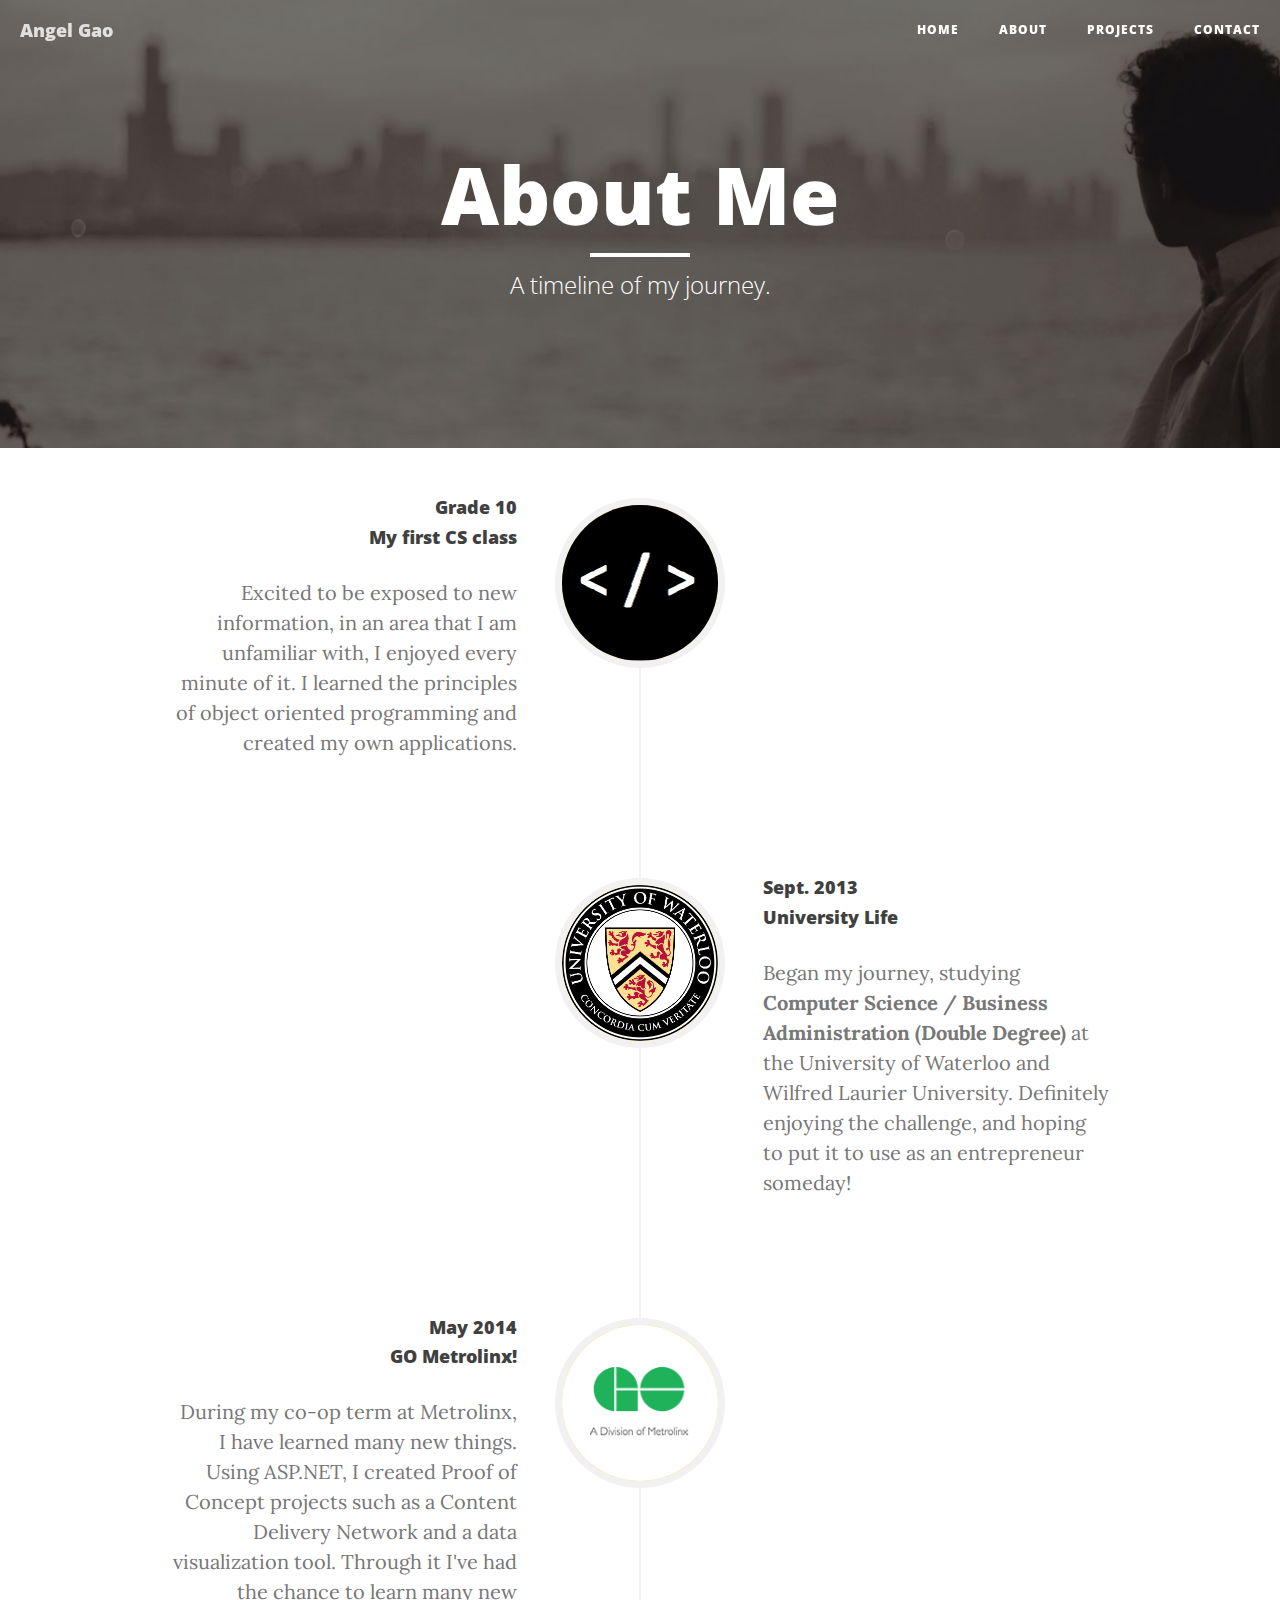
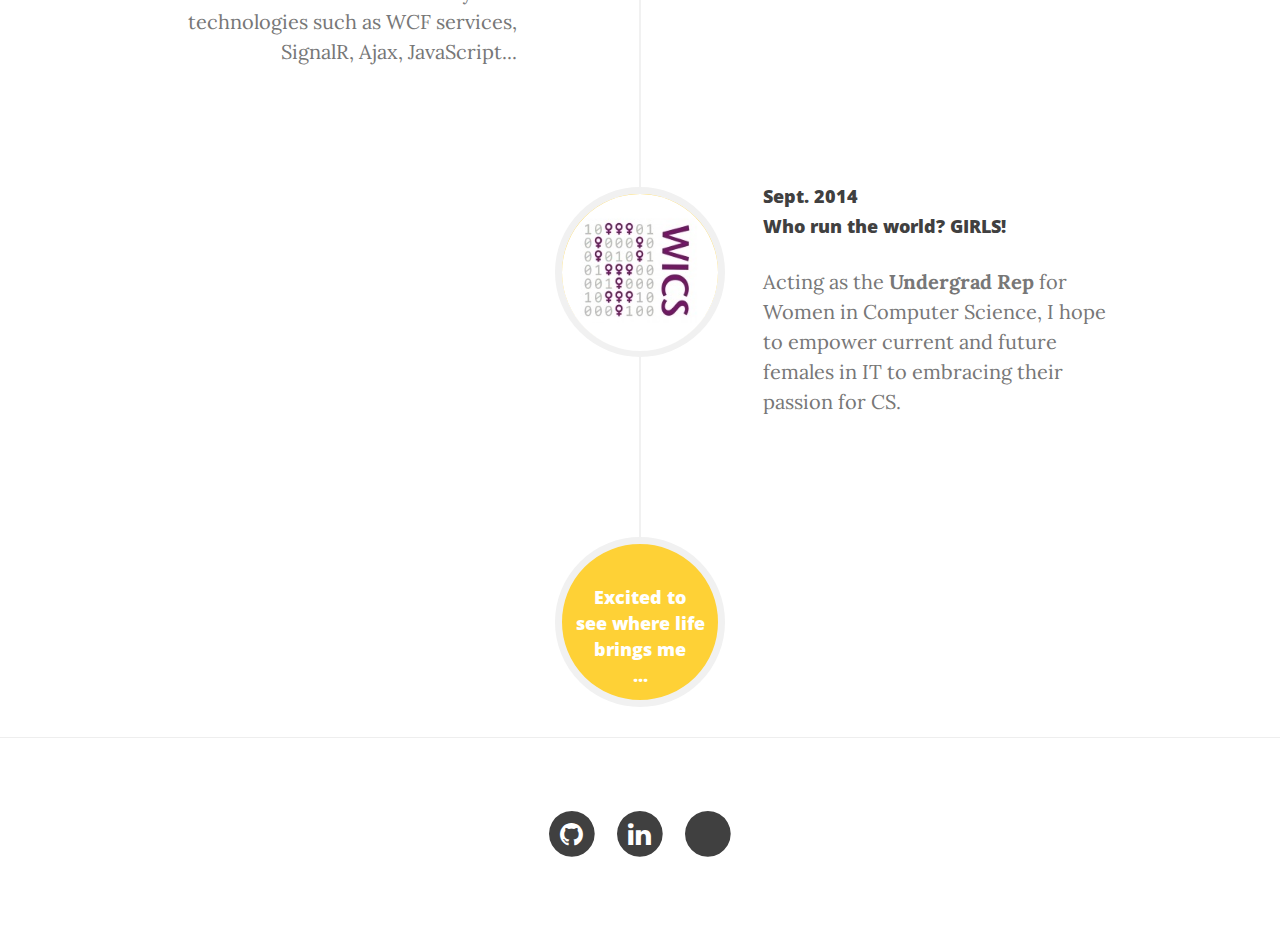
<file: about.html>
<!DOCTYPE html>
<html lang="en">

<head>

    <meta charset="utf-8">
    <meta http-equiv="X-UA-Compatible" content="IE=edge">
    <meta name="viewport" content="width=device-width, initial-scale=1">
    <meta name="description" content="">
    <meta name="author" content="">

    <title>Angel Gao - About</title>

    <!-- Bootstrap Core CSS -->
    <link href="css/bootstrap.min.css" rel="stylesheet">

    <!-- Custom CSS -->
    <link href="css/clean-blog.css" rel="stylesheet">

    <!-- Custom Fonts -->
    <link href="http://maxcdn.bootstrapcdn.com/font-awesome/4.1.0/css/font-awesome.min.css" rel="stylesheet" type="text/css">
    <link href='http://fonts.googleapis.com/css?family=Lora:400,700,400italic,700italic' rel='stylesheet' type='text/css'>
    <link href='http://fonts.googleapis.com/css?family=Open+Sans:300italic,400italic,600italic,700italic,800italic,400,300,600,700,800' rel='stylesheet' type='text/css'>

    <!-- HTML5 Shim and Respond.js IE8 support of HTML5 elements and media queries -->
    <!-- WARNING: Respond.js doesn't work if you view the page via file:// -->
    <!--[if lt IE 9]>
        <script src="https://oss.maxcdn.com/libs/html5shiv/3.7.0/html5shiv.js"></script>
        <script src="https://oss.maxcdn.com/libs/respond.js/1.4.2/respond.min.js"></script>
    <![endif]-->

</head>

<body>

    <!-- Navigation -->
    <nav class="navbar navbar-default navbar-custom navbar-fixed-top">
        <div class="container-fluid">
            <!-- Brand and toggle get grouped for better mobile display -->
            <div class="navbar-header page-scroll">
                <button type="button" class="navbar-toggle" data-toggle="collapse" data-target="#bs-example-navbar-collapse-1">
                    <span class="sr-only">Toggle navigation</span>
                    <span class="icon-bar"></span>
                    <span class="icon-bar"></span>
                    <span class="icon-bar"></span>
                </button>
                <a class="navbar-brand" href="index.html">Angel Gao</a>
            </div>

            <!-- Collect the nav links, forms, and other content for toggling -->
            <div class="collapse navbar-collapse" id="bs-example-navbar-collapse-1">
                <ul class="nav navbar-nav navbar-right">
                    <li>
                        <a href="index.html">Home</a>
                    </li>
                    <li>
                        <a href="about.html">About</a>
                    </li>
                    <li>
                        <a href="projects.html">Projects</a>
                    </li>
                    <li>
                        <a href="contact.html">Contact</a>
                    </li>
                </ul>
            </div>
            <!-- /.navbar-collapse -->
        </div>
        <!-- /.container -->
    </nav>

    <!-- Page Header -->
    <!-- Set your background image for this header on the line below. -->
    <header class="intro-header" style="background-image: url('img/about-bg.jpg')">
        <div class="container">
            <div class="row">
                <div class="col-lg-8 col-lg-offset-2 col-md-10 col-md-offset-1">
                    <div class="page-heading">
                        <h1>About Me</h1>
                        <hr class="small">
                        <span class="subheading">A timeline of my journey.</span>
                    </div>
                </div>
            </div>
        </div>
    </header>

    <!-- Main Content -->
    <div class="container">
        
        <div class="row">
            <div class="col-lg-12">
                <ul class="timeline">
                    <li>
                        <div class="timeline-image">
                            <img class="img-circle img-responsive" src="img/About/1.jpg" alt="">
                        </div>
                        <div class="timeline-panel">
                            <div class="timeline-heading">
                                <h4>Grade 10</h4>
                                <h4 class="subheading">My first CS class</h4>
                            </div>
                            <div class="timeline-body">
                                <p class="text-muted">Excited to be exposed to new information, in an area that I am unfamiliar with, I enjoyed every minute of it. I learned the principles of object oriented programming and created my own applications.</p>
                            </div>
                        </div>
                    </li>
                    <li class="timeline-inverted">
                        <div class="timeline-image">
                            <img class="img-circle img-responsive" src="img/About/2.jpg" alt="">
                        </div>
                        <div class="timeline-panel">
                            <div class="timeline-heading">
                                <h4>Sept. 2013</h4>
                                <h4 class="subheading">University Life</h4>
                            </div>
                            <div class="timeline-body">
                                <p class="text-muted">Began my journey, studying <b>Computer Science / Business Administration (Double Degree)</b> at the University of Waterloo and Wilfred Laurier University. Definitely enjoying the challenge, and hoping to put it to use as an entrepreneur someday!</p>
                            </div>
                        </div>
                    </li>
                    <li>
                        <div class="timeline-image">
                            <img class="img-circle img-responsive" src="img/About/3.jpg" alt="">
                        </div>
                        <div class="timeline-panel">
                            <div class="timeline-heading">
                                <h4>May 2014</h4>
                                <h4 class="subheading">GO Metrolinx!</h4>
                            </div>
                            <div class="timeline-body">
                                <p class="text-muted">During my co-op term at Metrolinx, I have learned many new things. Using ASP.NET, I created Proof of Concept projects such as a Content Delivery Network and a data visualization tool. Through it I've had the chance to learn many new technologies such as WCF services, SignalR, Ajax, JavaScript...</p>
                            </div>
                        </div>
                    </li>
                    <li class="timeline-inverted">
                        <div class="timeline-image">
                            <img class="img-circle img-responsive" src="img/About/4.jpg" alt="">
                        </div>
                        <div class="timeline-panel">
                            <div class="timeline-heading">
                                <h4>Sept. 2014</h4>
                                <h4 class="subheading">Who run the world? GIRLS!</h4>
                            </div>
                            <div class="timeline-body">
                                <p class="text-muted">Acting as the <b>Undergrad Rep</b> for Women in Computer Science, I hope to empower current and future females in IT to embracing their passion for CS.</p>
                            </div>
                        </div>
                    </li>
                    <li class="timeline-inverted">
                        <div class="timeline-image">
                            <h4>Excited to <br>
                                see where life<br>
                                brings me<br>
                                ...</h4>
                        </div>
                    </li>
                </ul>
            </div>
        </div>
                
    </div>

    <hr>

    <!-- Footer -->
    <footer>
        <div class="container">
            <div class="row">
                <div class="col-lg-8 col-lg-offset-2 col-md-10 col-md-offset-1">
                    <ul class="list-inline text-center">
                        <li>
                            <a href="http://www.github.com/angelgao">
                                <span class="fa-stack fa-lg">
                                    <i class="fa fa-circle fa-stack-2x"></i>
                                    <i class="fa fa-github fa-stack-1x fa-inverse"></i>
                                </span>
                            </a>
                        </li>
                        <li>
                            <a href="http://ca.linkedin.com/in/angelgao">
                                <span class="fa-stack fa-lg">
                                    <i class="fa fa-circle fa-stack-2x"></i>
                                    <i class="fa fa-linkedin fa-stack-1x fa-inverse"></i>
                                </span>
                            </a>
                        </li>
                        <li>
                            <a href="http://stackoverflow.com/users/4525565/angel-gao">
                                <span class="fa-stack fa-lg">
                                    <i class="fa fa-circle fa-stack-2x"></i>
                                    <i class="fa fa-stackoverflow fa-stack-1x fa-inverse"></i>
                                </span>
                            </a>
                        </li>
                    </ul>
                </div>
            </div>
        </div>
    </footer>

    <!-- jQuery -->
    <script src="js/jquery.js"></script>

    <!-- Bootstrap Core JavaScript -->
    <script src="js/bootstrap.min.js"></script>

    <!-- Custom Theme JavaScript -->
    <script src="js/clean-blog.min.js"></script>

</body>

</html>
</file>
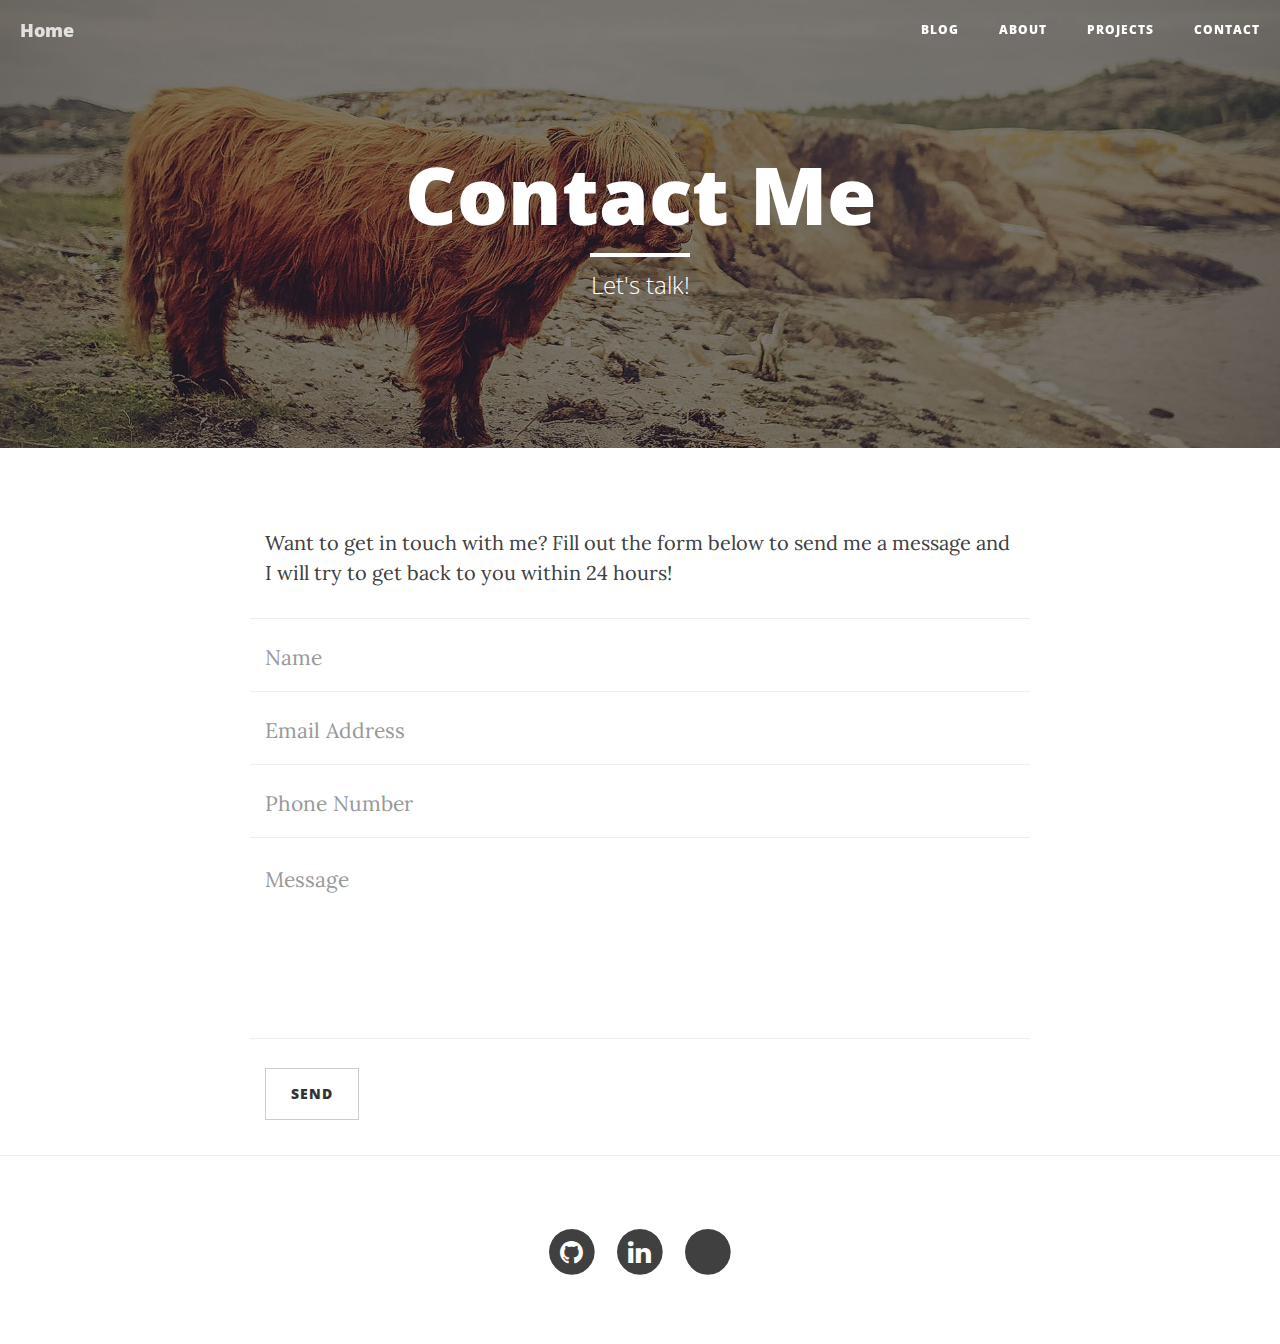
<file: contact.html>
<!DOCTYPE html>
<html lang="en">

<head>

    <meta charset="utf-8">
    <meta http-equiv="X-UA-Compatible" content="IE=edge">
    <meta name="viewport" content="width=device-width, initial-scale=1">
    <meta name="description" content="">
    <meta name="author" content="">

    <title>Angel Gao - Contact</title>

    <!-- Bootstrap Core CSS -->
    <link href="css/bootstrap.min.css" rel="stylesheet">

    <!-- Custom CSS -->
    <link href="css/clean-blog.min.css" rel="stylesheet">

    <!-- Custom Fonts -->
    <link href="http://maxcdn.bootstrapcdn.com/font-awesome/4.1.0/css/font-awesome.min.css" rel="stylesheet" type="text/css">
    <link href='http://fonts.googleapis.com/css?family=Lora:400,700,400italic,700italic' rel='stylesheet' type='text/css'>
    <link href='http://fonts.googleapis.com/css?family=Open+Sans:300italic,400italic,600italic,700italic,800italic,400,300,600,700,800' rel='stylesheet' type='text/css'>

    <!-- HTML5 Shim and Respond.js IE8 support of HTML5 elements and media queries -->
    <!-- WARNING: Respond.js doesn't work if you view the page via file:// -->
    <!--[if lt IE 9]>
        <script src="https://oss.maxcdn.com/libs/html5shiv/3.7.0/html5shiv.js"></script>
        <script src="https://oss.maxcdn.com/libs/respond.js/1.4.2/respond.min.js"></script>
    <![endif]-->

</head>

<body>

    <!-- Navigation -->
    <nav class="navbar navbar-default navbar-custom navbar-fixed-top">
        <div class="container-fluid">
            <!-- Brand and toggle get grouped for better mobile display -->
            <div class="navbar-header page-scroll">
                <button type="button" class="navbar-toggle" data-toggle="collapse" data-target="#bs-example-navbar-collapse-1">
                    <span class="sr-only">Toggle navigation</span>
                    <span class="icon-bar"></span>
                    <span class="icon-bar"></span>
                    <span class="icon-bar"></span>
                </button>
                <a class="navbar-brand" href="index.html">Home</a>
            </div>

            <!-- Collect the nav links, forms, and other content for toggling -->
            <div class="collapse navbar-collapse" id="bs-example-navbar-collapse-1">
                <ul class="nav navbar-nav navbar-right">
                    <li>
                        <a href="index.html">Blog</a>
                    </li>
                    <li>
                        <a href="about.html">About</a>
                    </li>
                    <li>
                        <a href="projects.html">Projects</a>
                    </li>
                    <li>
                        <a href="contact.html">Contact</a>
                    </li>
                </ul>
            </div>
            <!-- /.navbar-collapse -->
        </div>
        <!-- /.container -->
    </nav>

    <!-- Page Header -->
    <!-- Set your background image for this header on the line below. -->
    <header class="intro-header" style="background-image: url('img/contact-bg.jpg')">
        <div class="container">
            <div class="row">
                <div class="col-lg-8 col-lg-offset-2 col-md-10 col-md-offset-1">
                    <div class="page-heading">
                        <h1>Contact Me</h1>
                        <hr class="small">
                        <span class="subheading">Let's talk!</span>
                    </div>
                </div>
            </div>
        </div>
    </header>

    <!-- Main Content -->
    <div class="container">
        <div class="row">
            <div class="col-lg-8 col-lg-offset-2 col-md-10 col-md-offset-1">
                <p>Want to get in touch with me? Fill out the form below to send me a message and I will try to get back to you within 24 hours!</p>
                <!-- Contact Form - Enter your email address on line 19 of the mail/contact_me.php file to make this form work. -->
                <!-- WARNING: Some web hosts do not allow emails to be sent through forms to common mail hosts like Gmail or Yahoo. It's recommended that you use a private domain email address! -->
                <!-- NOTE: To use the contact form, your site must be on a live web host with PHP! The form will not work locally! -->
                <form name="sentMessage" id="contactForm" novalidate>
                    <div class="row control-group">
                        <div class="form-group col-xs-12 floating-label-form-group controls">
                            <label>Name</label>
                            <input type="text" class="form-control" placeholder="Name" id="name" required data-validation-required-message="Please enter your name.">
                            <p class="help-block text-danger"></p>
                        </div>
                    </div>
                    <div class="row control-group">
                        <div class="form-group col-xs-12 floating-label-form-group controls">
                            <label>Email Address</label>
                            <input type="email" class="form-control" placeholder="Email Address" id="email" required data-validation-required-message="Please enter your email address.">
                            <p class="help-block text-danger"></p>
                        </div>
                    </div>
                    <div class="row control-group">
                        <div class="form-group col-xs-12 floating-label-form-group controls">
                            <label>Phone Number</label>
                            <input type="tel" class="form-control" placeholder="Phone Number" id="phone" required data-validation-required-message="Please enter your phone number.">
                            <p class="help-block text-danger"></p>
                        </div>
                    </div>
                    <div class="row control-group">
                        <div class="form-group col-xs-12 floating-label-form-group controls">
                            <label>Message</label>
                            <textarea rows="5" class="form-control" placeholder="Message" id="message" required data-validation-required-message="Please enter a message."></textarea>
                            <p class="help-block text-danger"></p>
                        </div>
                    </div>
                    <br>
                    <div id="success"></div>
                    <div class="row">
                        <div class="form-group col-xs-12">
                            <button type="submit" class="btn btn-default">Send</button>
                        </div>
                    </div>
                </form>
            </div>
        </div>
    </div>

    <hr>

    <!-- Footer -->
    <footer>
        <div class="container">
            <div class="row">
                <div class="col-lg-8 col-lg-offset-2 col-md-10 col-md-offset-1">
                    <ul class="list-inline text-center">
                        <li>
                            <a href="http://www.github.com/angelgao">
                                <span class="fa-stack fa-lg">
                                    <i class="fa fa-circle fa-stack-2x"></i>
                                    <i class="fa fa-github fa-stack-1x fa-inverse"></i>
                                </span>
                            </a>
                        </li>
                        <li>
                            <a href="http://ca.linkedin.com/in/angelgao">
                                <span class="fa-stack fa-lg">
                                    <i class="fa fa-circle fa-stack-2x"></i>
                                    <i class="fa fa-linkedin fa-stack-1x fa-inverse"></i>
                                </span>
                            </a>
                        </li>
                        <li>
                            <a href="http://stackoverflow.com/users/4525565/angel-gao">
                                <span class="fa-stack fa-lg">
                                    <i class="fa fa-circle fa-stack-2x"></i>
                                    <i class="fa fa-stackoverflow fa-stack-1x fa-inverse"></i>
                                </span>
                            </a>
                        </li>
                    </ul>
                </div>
            </div>
        </div>
    </footer>

    <!-- jQuery -->
    <script src="js/jquery.js"></script>

    <!-- Bootstrap Core JavaScript -->
    <script src="js/bootstrap.min.js"></script>

    <!-- Custom Theme JavaScript -->
    <script src="js/clean-blog.min.js"></script>

</body>

</html>
</file>
<file: css/clean-blog.css>
/*!
 * Clean Blog v1.0.0 (http://startbootstrap.com)
 * Copyright 2014 Start Bootstrap
 * Licensed under Apache 2.0 (https://github.com/IronSummitMedia/startbootstrap/blob/gh-pages/LICENSE)
 */

body {
  font-family: 'Lora', 'Times New Roman', serif;
  font-size: 20px;
  color: #404040;
}
p {
  line-height: 1.5;
  margin: 30px 0;
}
p a {
  text-decoration: underline;
}
h1,
h2,
h3,
h4,
h5,
h6 {
  font-family: 'Open Sans', 'Helvetica Neue', Helvetica, Arial, sans-serif;
  font-weight: 800;
}
a {
  color: #404040;
}
a:hover,
a:focus {
  color: #0085a1;
}
a img:hover,
a img:focus {
  cursor: zoom-in;
}
blockquote {
  color: #808080;
  font-style: italic;
}
hr.small {
  max-width: 100px;
  margin: 15px auto;
  border-width: 4px;
  border-color: white;
}
.navbar-custom {
  position: absolute;
  top: 0;
  left: 0;
  width: 100%;
  z-index: 3;
  font-family: 'Open Sans', 'Helvetica Neue', Helvetica, Arial, sans-serif;
}
.navbar-custom .navbar-brand {
  font-weight: 800;
}
.navbar-custom .nav li a {
  text-transform: uppercase;
  font-size: 12px;
  font-weight: 800;
  letter-spacing: 1px;
}
@media only screen and (min-width: 768px) {
  .navbar-custom {
    background: transparent;
    border-bottom: 1px solid transparent;
  }
  .navbar-custom .navbar-brand {
    color: white;
    padding: 20px;
  }
  .navbar-custom .navbar-brand:hover,
  .navbar-custom .navbar-brand:focus {
    color: rgba(255, 255, 255, 0.8);
  }
  .navbar-custom .nav li a {
    color: white;
    padding: 20px;
  }
  .navbar-custom .nav li a:hover,
  .navbar-custom .nav li a:focus {
    color: rgba(255, 255, 255, 0.8);
  }
}
@media only screen and (min-width: 1170px) {
  .navbar-custom {
    -webkit-transition: background-color 0.3s;
    -moz-transition: background-color 0.3s;
    transition: background-color 0.3s;
    /* Force Hardware Acceleration in WebKit */
    -webkit-transform: translate3d(0, 0, 0);
    -moz-transform: translate3d(0, 0, 0);
    -ms-transform: translate3d(0, 0, 0);
    -o-transform: translate3d(0, 0, 0);
    transform: translate3d(0, 0, 0);
    -webkit-backface-visibility: hidden;
    backface-visibility: hidden;
  }
  .navbar-custom.is-fixed {
    /* when the user scrolls down, we hide the header right above the viewport */
    position: fixed;
    top: -61px;
    background-color: rgba(255, 255, 255, 0.9);
    border-bottom: 1px solid #f2f2f2;
    -webkit-transition: -webkit-transform 0.3s;
    -moz-transition: -moz-transform 0.3s;
    transition: transform 0.3s;
  }
  .navbar-custom.is-fixed .navbar-brand {
    color: #404040;
  }
  .navbar-custom.is-fixed .navbar-brand:hover,
  .navbar-custom.is-fixed .navbar-brand:focus {
    color: #0085a1;
  }
  .navbar-custom.is-fixed .nav li a {
    color: #404040;
  }
  .navbar-custom.is-fixed .nav li a:hover,
  .navbar-custom.is-fixed .nav li a:focus {
    color: #0085a1;
  }
  .navbar-custom.is-visible {
    /* if the user changes the scrolling direction, we show the header */
    -webkit-transform: translate3d(0, 100%, 0);
    -moz-transform: translate3d(0, 100%, 0);
    -ms-transform: translate3d(0, 100%, 0);
    -o-transform: translate3d(0, 100%, 0);
    transform: translate3d(0, 100%, 0);
  }
}
.intro-header {
  background-color: #808080;
  background: no-repeat center center;
  background-attachment: scroll;
  -webkit-background-size: cover;
  -moz-background-size: cover;
  background-size: cover;
  -o-background-size: cover;
  margin-bottom: 50px;
}
.intro-header .site-heading,
.intro-header .post-heading,
.intro-header .page-heading {
  padding: 100px 0 50px;
  color: white;
}
@media only screen and (min-width: 768px) {
  .intro-header .site-heading,
  .intro-header .post-heading,
  .intro-header .page-heading {
    padding: 150px 0;
  }
}
.intro-header .site-heading,
.intro-header .page-heading {
  text-align: center;
}
.intro-header .site-heading h1,
.intro-header .page-heading h1 {
  margin-top: 0;
  font-size: 50px;
}
.intro-header .site-heading .subheading,
.intro-header .page-heading .subheading {
  font-size: 24px;
  line-height: 1.1;
  display: block;
  font-family: 'Open Sans', 'Helvetica Neue', Helvetica, Arial, sans-serif;
  font-weight: 300;
  margin: 10px 0 0;
}
@media only screen and (min-width: 768px) {
  .intro-header .site-heading h1,
  .intro-header .page-heading h1 {
    font-size: 80px;
  }
}
.intro-header .post-heading h1 {
  font-size: 35px;
}
.intro-header .post-heading .subheading,
.intro-header .post-heading .meta {
  line-height: 1.1;
  display: block;
}
.intro-header .post-heading .subheading {
  font-family: 'Open Sans', 'Helvetica Neue', Helvetica, Arial, sans-serif;
  font-size: 24px;
  margin: 10px 0 30px;
  font-weight: 600;
}
.intro-header .post-heading .meta {
  font-family: 'Lora', 'Times New Roman', serif;
  font-style: italic;
  font-weight: 300;
  font-size: 20px;
}
.intro-header .post-heading .meta a {
  color: white;
}
@media only screen and (min-width: 768px) {
  .intro-header .post-heading h1 {
    font-size: 55px;
  }
  .intro-header .post-heading .subheading {
    font-size: 30px;
  }
}
.post-preview > a {
  color: #404040;
}
.post-preview > a:hover,
.post-preview > a:focus {
  text-decoration: none;
  color: #0085a1;
}
.post-preview > a > .post-title {
  font-size: 30px;
  margin-top: 30px;
  margin-bottom: 10px;
}
.post-preview > a > .post-subtitle {
  margin: 0;
  font-weight: 300;
  margin-bottom: 10px;
}
.post-preview > .post-meta {
  color: #808080;
  font-size: 18px;
  font-style: italic;
  margin-top: 0;
}
.post-preview > .post-meta > a {
  text-decoration: none;
  color: #404040;
}
.post-preview > .post-meta > a:hover,
.post-preview > .post-meta > a:focus {
  color: #0085a1;
  text-decoration: underline;
}
@media only screen and (min-width: 768px) {
  .post-preview > a > .post-title {
    font-size: 36px;
  }
}
.section-heading {
  font-size: 36px;
  margin-top: 60px;
  font-weight: 700;
}
.caption {
  text-align: center;
  font-size: 14px;
  padding: 10px;
  font-style: italic;
  margin: 0;
  display: block;
  border-bottom-right-radius: 5px;
  border-bottom-left-radius: 5px;
}
footer {
  padding: 50px 0 65px;
}
footer .list-inline {
  margin: 0;
  padding: 0;
}
footer .copyright {
  font-size: 14px;
  text-align: center;
  margin-bottom: 0;
}
.floating-label-form-group {
  font-size: 14px;
  position: relative;
  margin-bottom: 0;
  padding-bottom: 0.5em;
  border-bottom: 1px solid #eeeeee;
}
.floating-label-form-group input,
.floating-label-form-group textarea {
  z-index: 1;
  position: relative;
  padding-right: 0;
  padding-left: 0;
  border: none;
  border-radius: 0;
  font-size: 1.5em;
  background: none;
  box-shadow: none !important;
  resize: none;
}
.floating-label-form-group label {
  display: block;
  z-index: 0;
  position: relative;
  top: 2em;
  margin: 0;
  font-size: 0.85em;
  line-height: 1.764705882em;
  vertical-align: middle;
  vertical-align: baseline;
  opacity: 0;
  -webkit-transition: top 0.3s ease,opacity 0.3s ease;
  -moz-transition: top 0.3s ease,opacity 0.3s ease;
  -ms-transition: top 0.3s ease,opacity 0.3s ease;
  transition: top 0.3s ease,opacity 0.3s ease;
}
.floating-label-form-group::not(:first-child) {
  padding-left: 14px;
  border-left: 1px solid #eeeeee;
}
.floating-label-form-group-with-value label {
  top: 0;
  opacity: 1;
}
.floating-label-form-group-with-focus label {
  color: #0085a1;
}
form .row:first-child .floating-label-form-group {
  border-top: 1px solid #eeeeee;
}
.btn {
  font-family: 'Open Sans', 'Helvetica Neue', Helvetica, Arial, sans-serif;
  text-transform: uppercase;
  font-size: 14px;
  font-weight: 800;
  letter-spacing: 1px;
  border-radius: 0;
  padding: 15px 25px;
}
.btn-lg {
  font-size: 16px;
  padding: 25px 35px;
}
.btn-default:hover,
.btn-default:focus {
  background-color: #0085a1;
  border: 1px solid #0085a1;
  color: white;
}
.pager {
  margin: 20px 0 0;
}
.pager li > a,
.pager li > span {
  font-family: 'Open Sans', 'Helvetica Neue', Helvetica, Arial, sans-serif;
  text-transform: uppercase;
  font-size: 14px;
  font-weight: 800;
  letter-spacing: 1px;
  padding: 15px 25px;
  background-color: white;
  border-radius: 0;
}
.pager li > a:hover,
.pager li > a:focus {
  color: white;
  background-color: #0085a1;
  border: 1px solid #0085a1;
}
.pager .disabled > a,
.pager .disabled > a:hover,
.pager .disabled > a:focus,
.pager .disabled > span {
  color: #808080;
  background-color: #404040;
  cursor: not-allowed;
}
::-moz-selection {
  color: white;
  text-shadow: none;
  background: #0085a1;
}
::selection {
  color: white;
  text-shadow: none;
  background: #0085a1;
}
img::selection {
  color: white;
  background: transparent;
}
img::-moz-selection {
  color: white;
  background: transparent;
}
body {
  webkit-tap-highlight-color: #0085a1;
}

.timeline {
    position: relative;
    padding: 0;
    list-style: none;
}

.timeline:before {
    content: "";
    position: absolute;
    top: 0;
    bottom: 0;
    left: 40px;
    width: 2px;
    margin-left: -1.5px;
    background-color: #f1f1f1;
}

.timeline>li {
    position: relative;
    margin-bottom: 50px;
    min-height: 50px;
}

.timeline>li:before,
.timeline>li:after {
    content: " ";
    display: table;
}

.timeline>li:after {
    clear: both;
}

.timeline>li .timeline-panel {
    float: right;
    position: relative;
    width: 100%;
    padding: 0 20px 0 100px;
    text-align: left;
}

.timeline>li .timeline-panel:before {
    right: auto;
    left: -15px;
    border-right-width: 15px;
    border-left-width: 0;
}

.timeline>li .timeline-panel:after {
    right: auto;
    left: -14px;
    border-right-width: 14px;
    border-left-width: 0;
}

.timeline>li .timeline-image {
    z-index: 100;
    position: absolute;
    left: 0;
    width: 80px;
    height: 80px;
    margin-left: 0;
    border: 7px solid #f1f1f1;
    border-radius: 100%;
    text-align: center;
    color: #fff;
    background-color: #fed136;
}

.timeline>li .timeline-image h4 {
    margin-top: 12px;
    font-size: 10px;
    line-height: 14px;
}

.timeline>li.timeline-inverted>.timeline-panel {
    float: right;
    padding: 0 20px 0 100px;
    text-align: left;
}

.timeline>li.timeline-inverted>.timeline-panel:before {
    right: auto;
    left: -15px;
    border-right-width: 15px;
    border-left-width: 0;
}

.timeline>li.timeline-inverted>.timeline-panel:after {
    right: auto;
    left: -14px;
    border-right-width: 14px;
    border-left-width: 0;
}

.timeline>li:last-child {
    margin-bottom: 0;
}

.timeline .timeline-heading h4 {
    margin-top: 0;
    color: inherit;
}

.timeline .timeline-heading h4.subheading {
    text-transform: none;
}

.timeline .timeline-body>p,
.timeline .timeline-body>ul {
    margin-bottom: 0;
}

@media(min-width:768px) {
    .timeline:before {
        left: 50%;
    }

    .timeline>li {
        margin-bottom: 100px;
        min-height: 100px;
    }

    .timeline>li .timeline-panel {
        float: left;
        width: 41%;
        padding: 0 20px 20px 30px;
        text-align: right;
    }

    .timeline>li .timeline-image {
        left: 50%;
        width: 100px;
        height: 100px;
        margin-left: -50px;
    }

    .timeline>li .timeline-image h4 {
        margin-top: 16px;
        font-size: 13px;
        line-height: 18px;
    }

    .timeline>li.timeline-inverted>.timeline-panel {
        float: right;
        padding: 0 30px 20px 20px;
        text-align: left;
    }
}

@media(min-width:992px) {
    .timeline>li {
        min-height: 150px;
    }

    .timeline>li .timeline-panel {
        padding: 0 20px 20px;
    }

    .timeline>li .timeline-image {
        width: 150px;
        height: 150px;
        margin-left: -75px;
    }

    .timeline>li .timeline-image h4 {
        margin-top: 30px;
        font-size: 18px;
        line-height: 26px;
    }

    .timeline>li.timeline-inverted>.timeline-panel {
        padding: 0 20px 20px;
    }
}

@media(min-width:1200px) {
    .timeline>li {
        min-height: 170px;
    }

    .timeline>li .timeline-panel {
        padding: 0 20px 20px 100px;
    }

    .timeline>li .timeline-image {
        width: 170px;
        height: 170px;
        margin-left: -85px;
    }

    .timeline>li .timeline-image h4 {
        margin-top: 40px;
    }

    .timeline>li.timeline-inverted>.timeline-panel {
        padding: 0 100px 20px 20px;
    }
}

#portfolio .portfolio-item {
    right: 0;
    margin: 0 0 15px;
}

#portfolio .portfolio-item .portfolio-link {
    display: block;
    position: relative;
    margin: 0 auto;
    max-width: 400px;
}

#portfolio .portfolio-item .portfolio-link .portfolio-hover {
    position: absolute;
    width: 100%;
    height: 100%;
    opacity: 0;
    background: rgba(254,209,54,.9);
    -webkit-transition: all ease .5s;
    -moz-transition: all ease .5s;
    transition: all ease .5s;
}

#portfolio .portfolio-item .portfolio-link .portfolio-hover:hover {
    opacity: 1;
}

#portfolio .portfolio-item .portfolio-link .portfolio-hover .portfolio-hover-content {
    position: absolute;
    top: 50%;
    width: 100%;
    height: 20px;
    margin-top: -12px;
    text-align: center;
    font-size: 20px;
    color: #fff;
}

#portfolio .portfolio-item .portfolio-link .portfolio-hover .portfolio-hover-content i {
    margin-top: -12px;
}

#portfolio .portfolio-item .portfolio-link .portfolio-hover .portfolio-hover-content h3,
#portfolio .portfolio-item .portfolio-link .portfolio-hover .portfolio-hover-content h4 {
    margin: 0;
}

#portfolio .portfolio-item .portfolio-caption {
    margin: 0 auto;
    padding: 25px;
    max-width: 400px;
    text-align: center;
    background-color: #fff;
}

#portfolio .portfolio-item .portfolio-caption h4 {
    margin: 0;
    text-transform: none;
}

#portfolio .portfolio-item .portfolio-caption p {
    margin: 0;
    font-family: "Droid Serif","Helvetica Neue",Helvetica,Arial,sans-serif;
    font-size: 16px;
    font-style: italic;
}

#portfolio * {
    z-index: 2;
}

@media(min-width:767px) {
    #portfolio .portfolio-item {
        margin: 0 0 30px;
    }
}

.portfolio-modal .modal-content {
    padding: 100px 0;
    min-height: 100%;
    border: 0;
    border-radius: 0;
    text-align: center;
    background-clip: border-box;
    -webkit-box-shadow: none;
    box-shadow: none;
}

.portfolio-modal .modal-content h2 {
    margin-bottom: 15px;
    font-size: 3em;
}

.portfolio-modal .modal-content p {
    margin-bottom: 30px;
}

.portfolio-modal .modal-content p.item-intro {
    margin: 20px 0 30px;
    font-family: "Droid Serif","Helvetica Neue",Helvetica,Arial,sans-serif;
    font-size: 16px;
    font-style: italic;
}

.portfolio-modal .modal-content ul.list-inline {
    margin-top: 0;
    margin-bottom: 30px;
}

.portfolio-modal .modal-content img {
    margin-bottom: 30px;
}

.portfolio-modal .close-modal {
    position: absolute;
    top: 25px;
    right: 25px;
    width: 75px;
    height: 75px;
    background-color: transparent;
    cursor: pointer;
}

.portfolio-modal .close-modal:hover {
    opacity: .3;
}

.portfolio-modal .close-modal .lr {
    z-index: 1051;
    width: 1px;
    height: 75px;
    margin-left: 35px;
    background-color: #222;
    -webkit-transform: rotate(45deg);
    -ms-transform: rotate(45deg);
    transform: rotate(45deg);
}

.portfolio-modal .close-modal .lr .rl {
    z-index: 1052;
    width: 1px;
    height: 75px;
    background-color: #222;
    -webkit-transform: rotate(90deg);
    -ms-transform: rotate(90deg);
    transform: rotate(90deg);
}

::-moz-selection {
    text-shadow: none;
    background: #fed136;
}
</file>
<file: css/clean-blog.min.css>
/*!
 * Clean Blog v1.0.0 (http://startbootstrap.com)
 * Copyright 2014 Start Bootstrap
 * Licensed under Apache 2.0 (https://github.com/IronSummitMedia/startbootstrap/blob/gh-pages/LICENSE)
 */

body{font-family:Lora,'Times New Roman',serif;font-size:20px;color:#404040}p{line-height:1.5;margin:30px 0}p a{text-decoration:underline}h1,h2,h3,h4,h5,h6{font-family:'Open Sans','Helvetica Neue',Helvetica,Arial,sans-serif;font-weight:800}a{color:#404040}a:hover,a:focus{color:#0085a1}a img:hover,a img:focus{cursor:zoom-in}blockquote{color:gray;font-style:italic}hr.small{max-width:100px;margin:15px auto;border-width:4px;border-color:#fff}.navbar-custom{position:absolute;top:0;left:0;width:100%;z-index:3;font-family:'Open Sans','Helvetica Neue',Helvetica,Arial,sans-serif}.navbar-custom .navbar-brand{font-weight:800}.navbar-custom .nav li a{text-transform:uppercase;font-size:12px;font-weight:800;letter-spacing:1px}@media only screen and (min-width:768px){.navbar-custom{background:0 0;border-bottom:1px solid transparent}.navbar-custom .navbar-brand{color:#fff;padding:20px}.navbar-custom .navbar-brand:hover,.navbar-custom .navbar-brand:focus{color:rgba(255,255,255,.8)}.navbar-custom .nav li a{color:#fff;padding:20px}.navbar-custom .nav li a:hover,.navbar-custom .nav li a:focus{color:rgba(255,255,255,.8)}}@media only screen and (min-width:1170px){.navbar-custom{-webkit-transition:background-color .3s;-moz-transition:background-color .3s;transition:background-color .3s;-webkit-transform:translate3d(0,0,0);-moz-transform:translate3d(0,0,0);-ms-transform:translate3d(0,0,0);-o-transform:translate3d(0,0,0);transform:translate3d(0,0,0);-webkit-backface-visibility:hidden;backface-visibility:hidden}.navbar-custom.is-fixed{position:fixed;top:-61px;background-color:rgba(255,255,255,.9);border-bottom:1px solid #f2f2f2;-webkit-transition:-webkit-transform .3s;-moz-transition:-moz-transform .3s;transition:transform .3s}.navbar-custom.is-fixed .navbar-brand{color:#404040}.navbar-custom.is-fixed .navbar-brand:hover,.navbar-custom.is-fixed .navbar-brand:focus{color:#0085a1}.navbar-custom.is-fixed .nav li a{color:#404040}.navbar-custom.is-fixed .nav li a:hover,.navbar-custom.is-fixed .nav li a:focus{color:#0085a1}.navbar-custom.is-visible{-webkit-transform:translate3d(0,100%,0);-moz-transform:translate3d(0,100%,0);-ms-transform:translate3d(0,100%,0);-o-transform:translate3d(0,100%,0);transform:translate3d(0,100%,0)}}.intro-header{background-color:gray;background:no-repeat center center;background-attachment:scroll;-webkit-background-size:cover;-moz-background-size:cover;background-size:cover;-o-background-size:cover;margin-bottom:50px}.intro-header .site-heading,.intro-header .post-heading,.intro-header .page-heading{padding:100px 0 50px;color:#fff}@media only screen and (min-width:768px){.intro-header .site-heading,.intro-header .post-heading,.intro-header .page-heading{padding:150px 0}}.intro-header .site-heading,.intro-header .page-heading{text-align:center}.intro-header .site-heading h1,.intro-header .page-heading h1{margin-top:0;font-size:50px}.intro-header .site-heading .subheading,.intro-header .page-heading .subheading{font-size:24px;line-height:1.1;display:block;font-family:'Open Sans','Helvetica Neue',Helvetica,Arial,sans-serif;font-weight:300;margin:10px 0 0}@media only screen and (min-width:768px){.intro-header .site-heading h1,.intro-header .page-heading h1{font-size:80px}}.intro-header .post-heading h1{font-size:35px}.intro-header .post-heading .subheading,.intro-header .post-heading .meta{line-height:1.1;display:block}.intro-header .post-heading .subheading{font-family:'Open Sans','Helvetica Neue',Helvetica,Arial,sans-serif;font-size:24px;margin:10px 0 30px;font-weight:600}.intro-header .post-heading .meta{font-family:Lora,'Times New Roman',serif;font-style:italic;font-weight:300;font-size:20px}.intro-header .post-heading .meta a{color:#fff}@media only screen and (min-width:768px){.intro-header .post-heading h1{font-size:55px}.intro-header .post-heading .subheading{font-size:30px}}.post-preview>a{color:#404040}.post-preview>a:hover,.post-preview>a:focus{text-decoration:none;color:#0085a1}.post-preview>a>.post-title{font-size:30px;margin-top:30px;margin-bottom:10px}.post-preview>a>.post-subtitle{margin:0;font-weight:300;margin-bottom:10px}.post-preview>.post-meta{color:gray;font-size:18px;font-style:italic;margin-top:0}.post-preview>.post-meta>a{text-decoration:none;color:#404040}.post-preview>.post-meta>a:hover,.post-preview>.post-meta>a:focus{color:#0085a1;text-decoration:underline}@media only screen and (min-width:768px){.post-preview>a>.post-title{font-size:36px}}.section-heading{font-size:36px;margin-top:60px;font-weight:700}.caption{text-align:center;font-size:14px;padding:10px;font-style:italic;margin:0;display:block;border-bottom-right-radius:5px;border-bottom-left-radius:5px}footer{padding:50px 0 65px}footer .list-inline{margin:0;padding:0}footer .copyright{font-size:14px;text-align:center;margin-bottom:0}.floating-label-form-group{font-size:14px;position:relative;margin-bottom:0;padding-bottom:.5em;border-bottom:1px solid #eee}.floating-label-form-group input,.floating-label-form-group textarea{z-index:1;position:relative;padding-right:0;padding-left:0;border:none;border-radius:0;font-size:1.5em;background:0 0;box-shadow:none!important;resize:none}.floating-label-form-group label{display:block;z-index:0;position:relative;top:2em;margin:0;font-size:.85em;line-height:1.764705882em;vertical-align:middle;vertical-align:baseline;opacity:0;-webkit-transition:top .3s ease,opacity .3s ease;-moz-transition:top .3s ease,opacity .3s ease;-ms-transition:top .3s ease,opacity .3s ease;transition:top .3s ease,opacity .3s ease}.floating-label-form-group::not(:first-child){padding-left:14px;border-left:1px solid #eee}.floating-label-form-group-with-value label{top:0;opacity:1}.floating-label-form-group-with-focus label{color:#0085a1}form .row:first-child .floating-label-form-group{border-top:1px solid #eee}.btn{font-family:'Open Sans','Helvetica Neue',Helvetica,Arial,sans-serif;text-transform:uppercase;font-size:14px;font-weight:800;letter-spacing:1px;border-radius:0;padding:15px 25px}.btn-lg{font-size:16px;padding:25px 35px}.btn-default:hover,.btn-default:focus{background-color:#0085a1;border:1px solid #0085a1;color:#fff}.pager{margin:20px 0 0}.pager li>a,.pager li>span{font-family:'Open Sans','Helvetica Neue',Helvetica,Arial,sans-serif;text-transform:uppercase;font-size:14px;font-weight:800;letter-spacing:1px;padding:15px 25px;background-color:#fff;border-radius:0}.pager li>a:hover,.pager li>a:focus{color:#fff;background-color:#0085a1;border:1px solid #0085a1}.pager .disabled>a,.pager .disabled>a:hover,.pager .disabled>a:focus,.pager .disabled>span{color:gray;background-color:#404040;cursor:not-allowed}::-moz-selection{color:#fff;text-shadow:none;background:#0085a1}::selection{color:#fff;text-shadow:none;background:#0085a1}img::selection{color:#fff;background:0 0}img::-moz-selection{color:#fff;background:0 0}body{webkit-tap-highlight-color:#0085a1}
</file>
